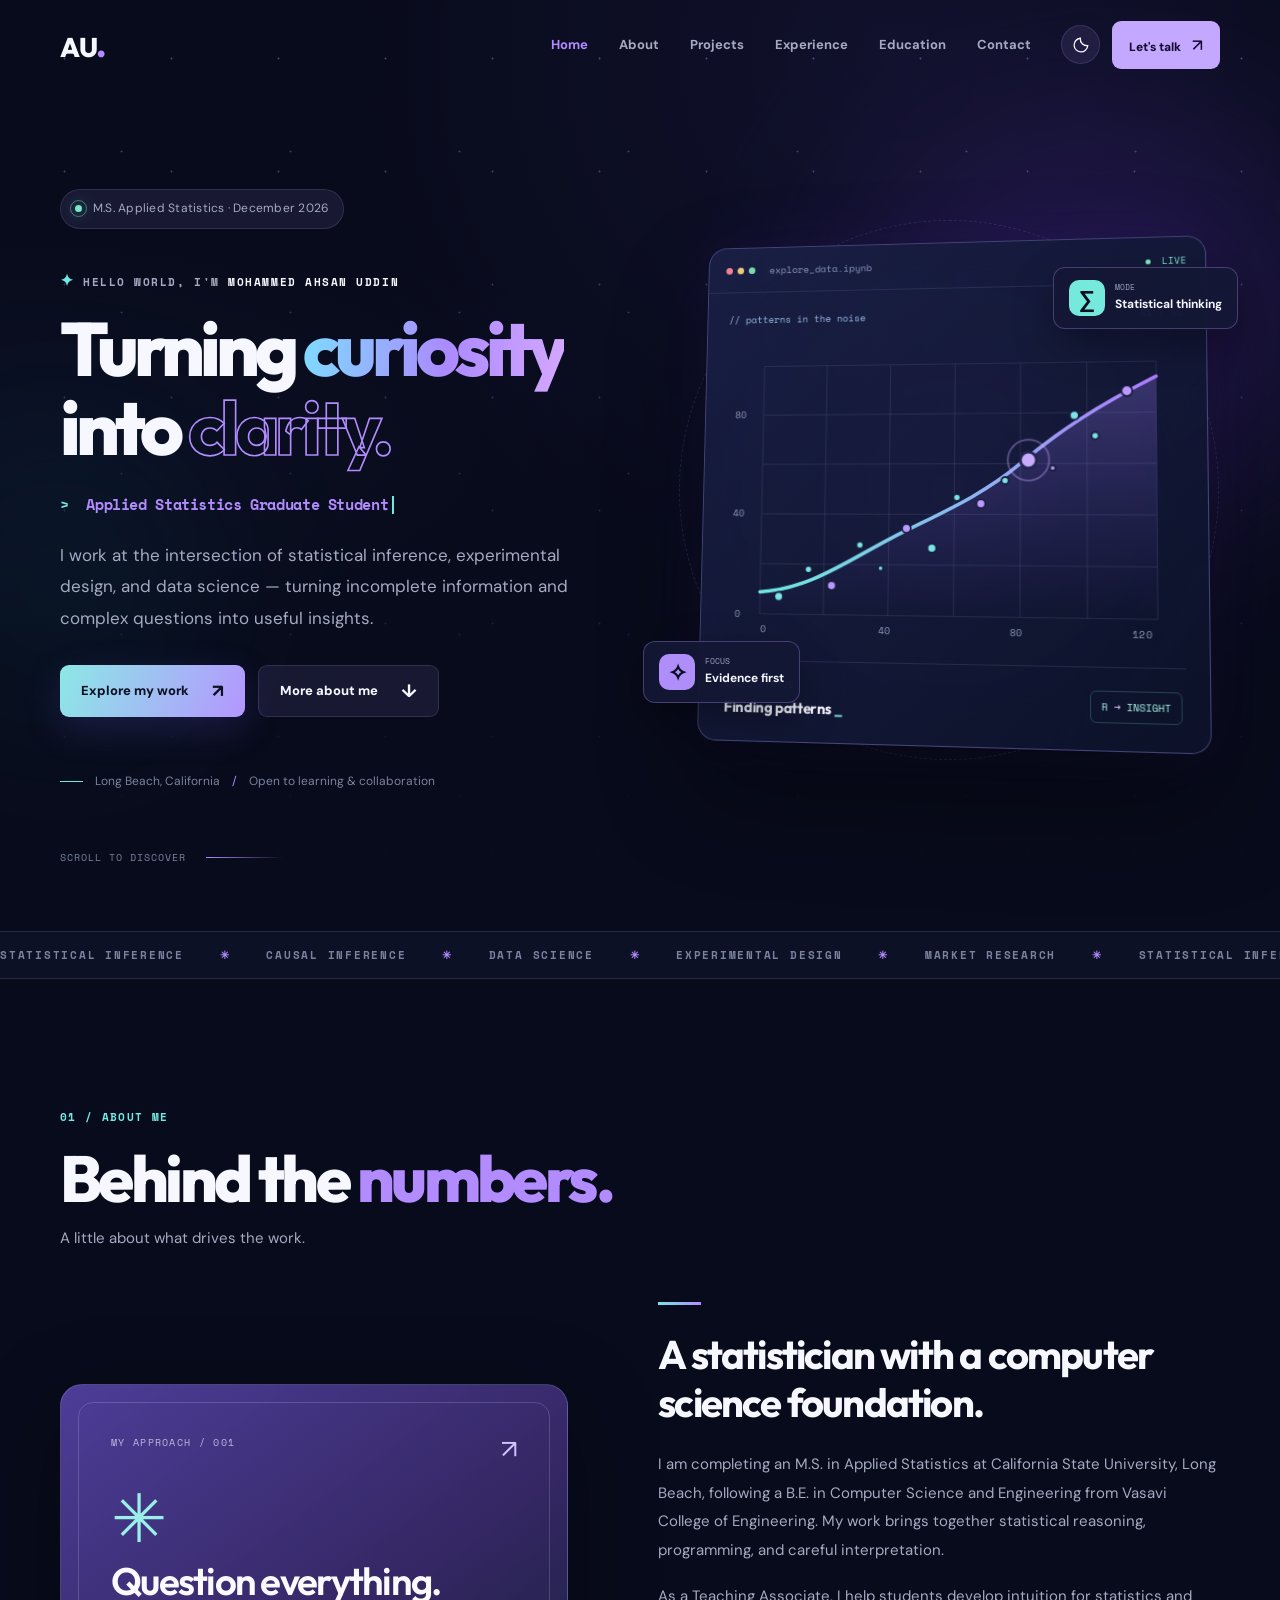
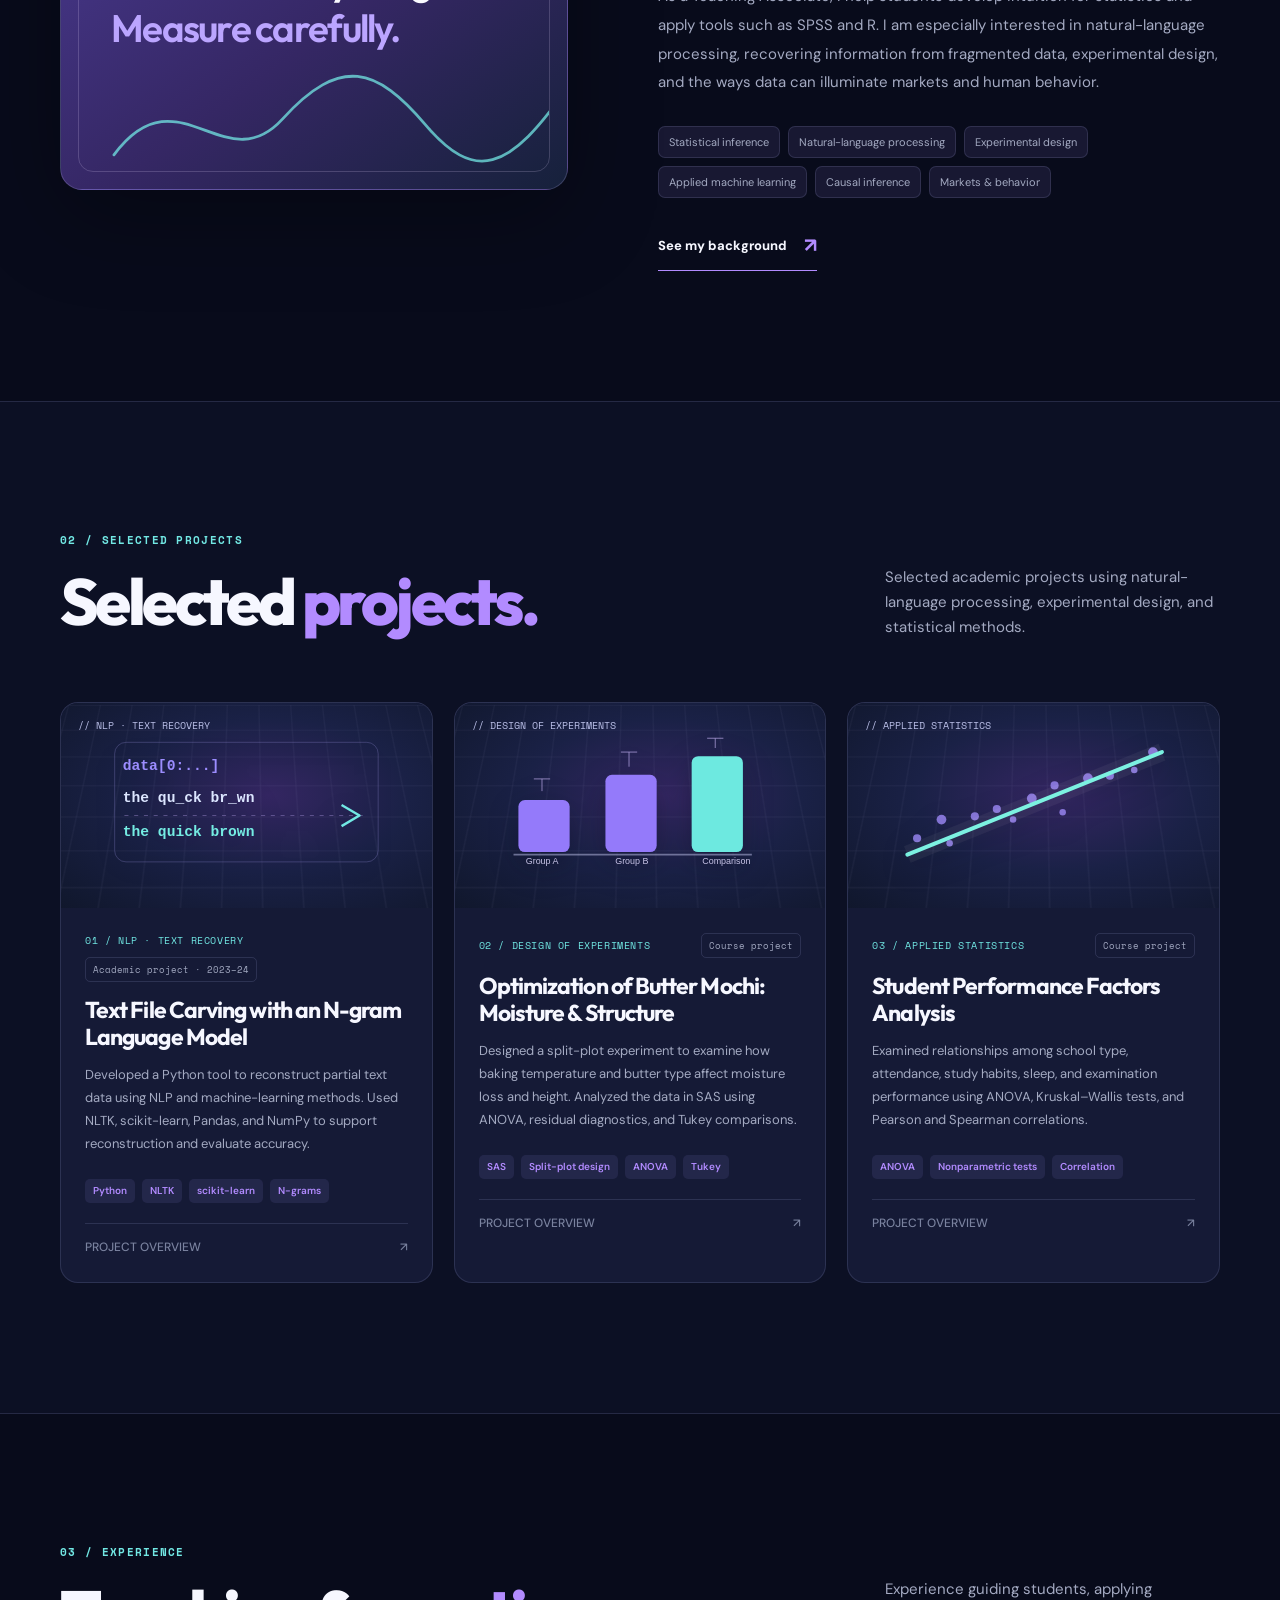
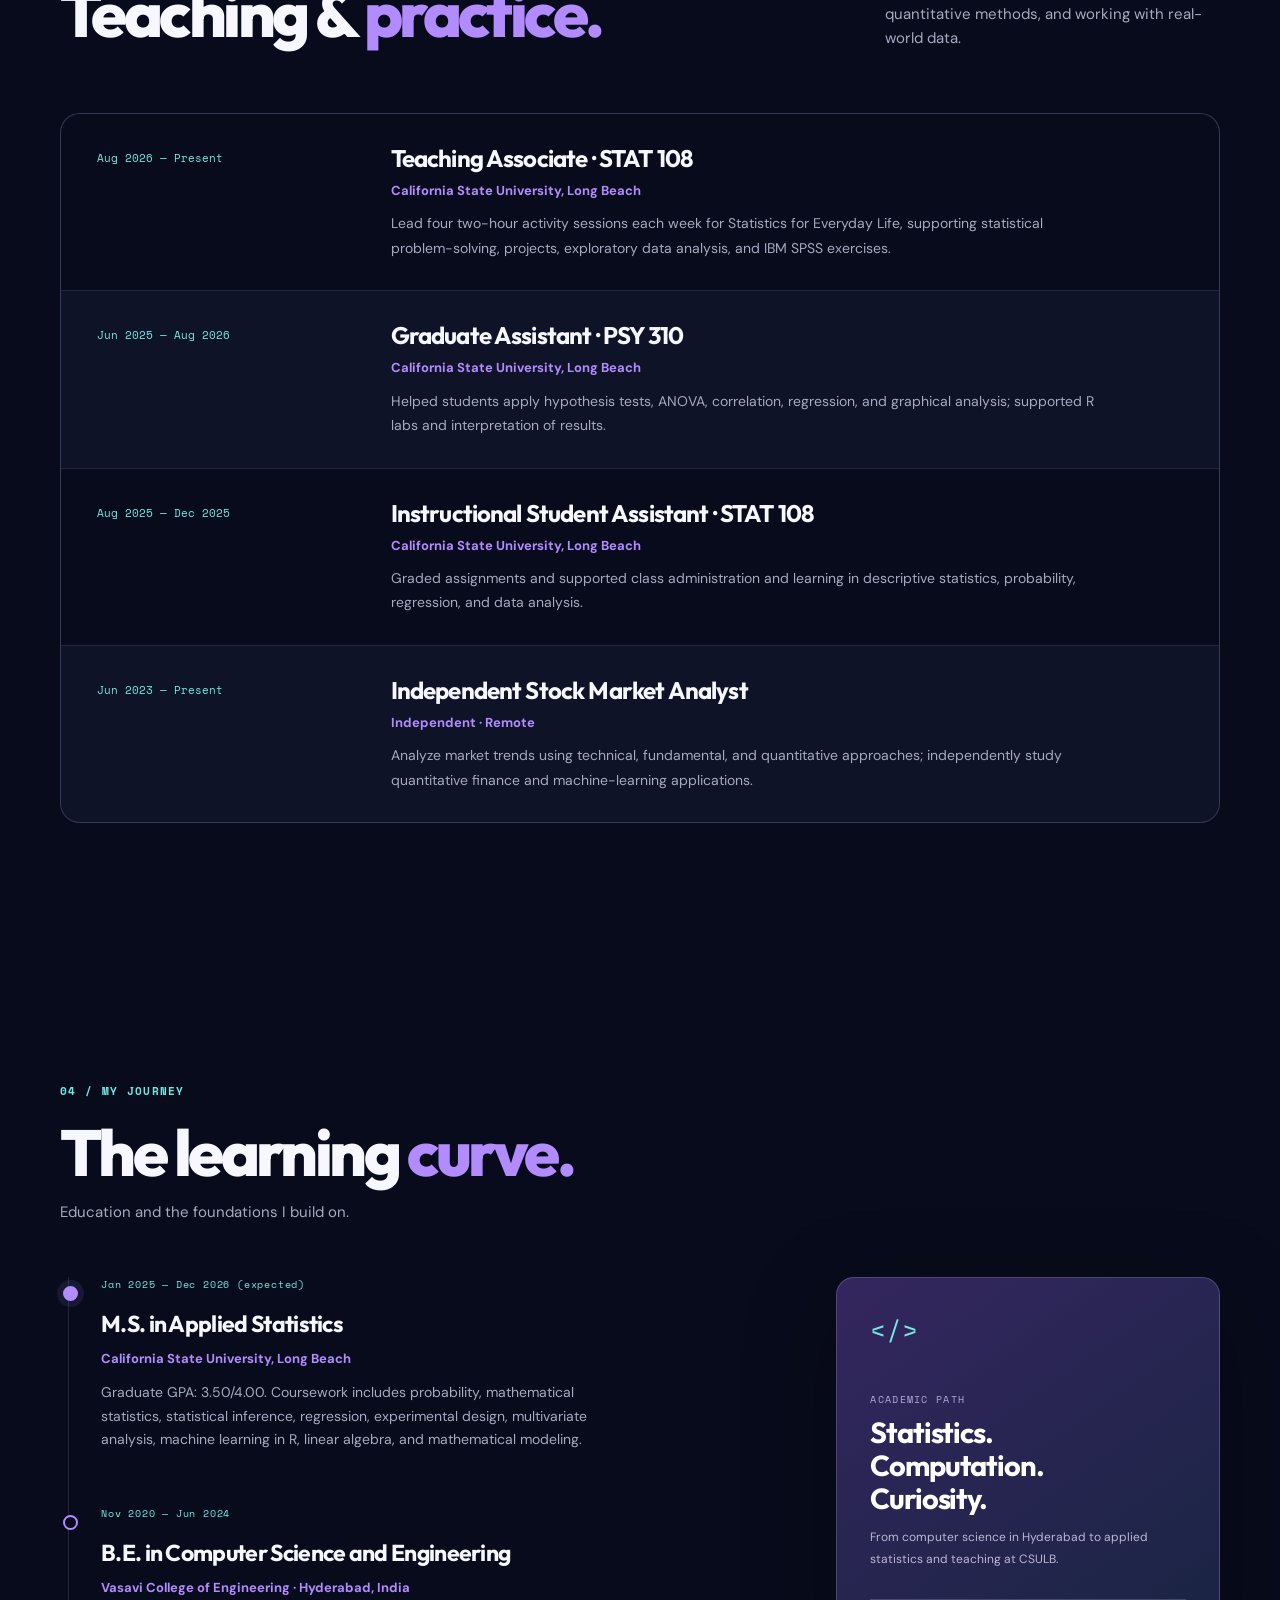
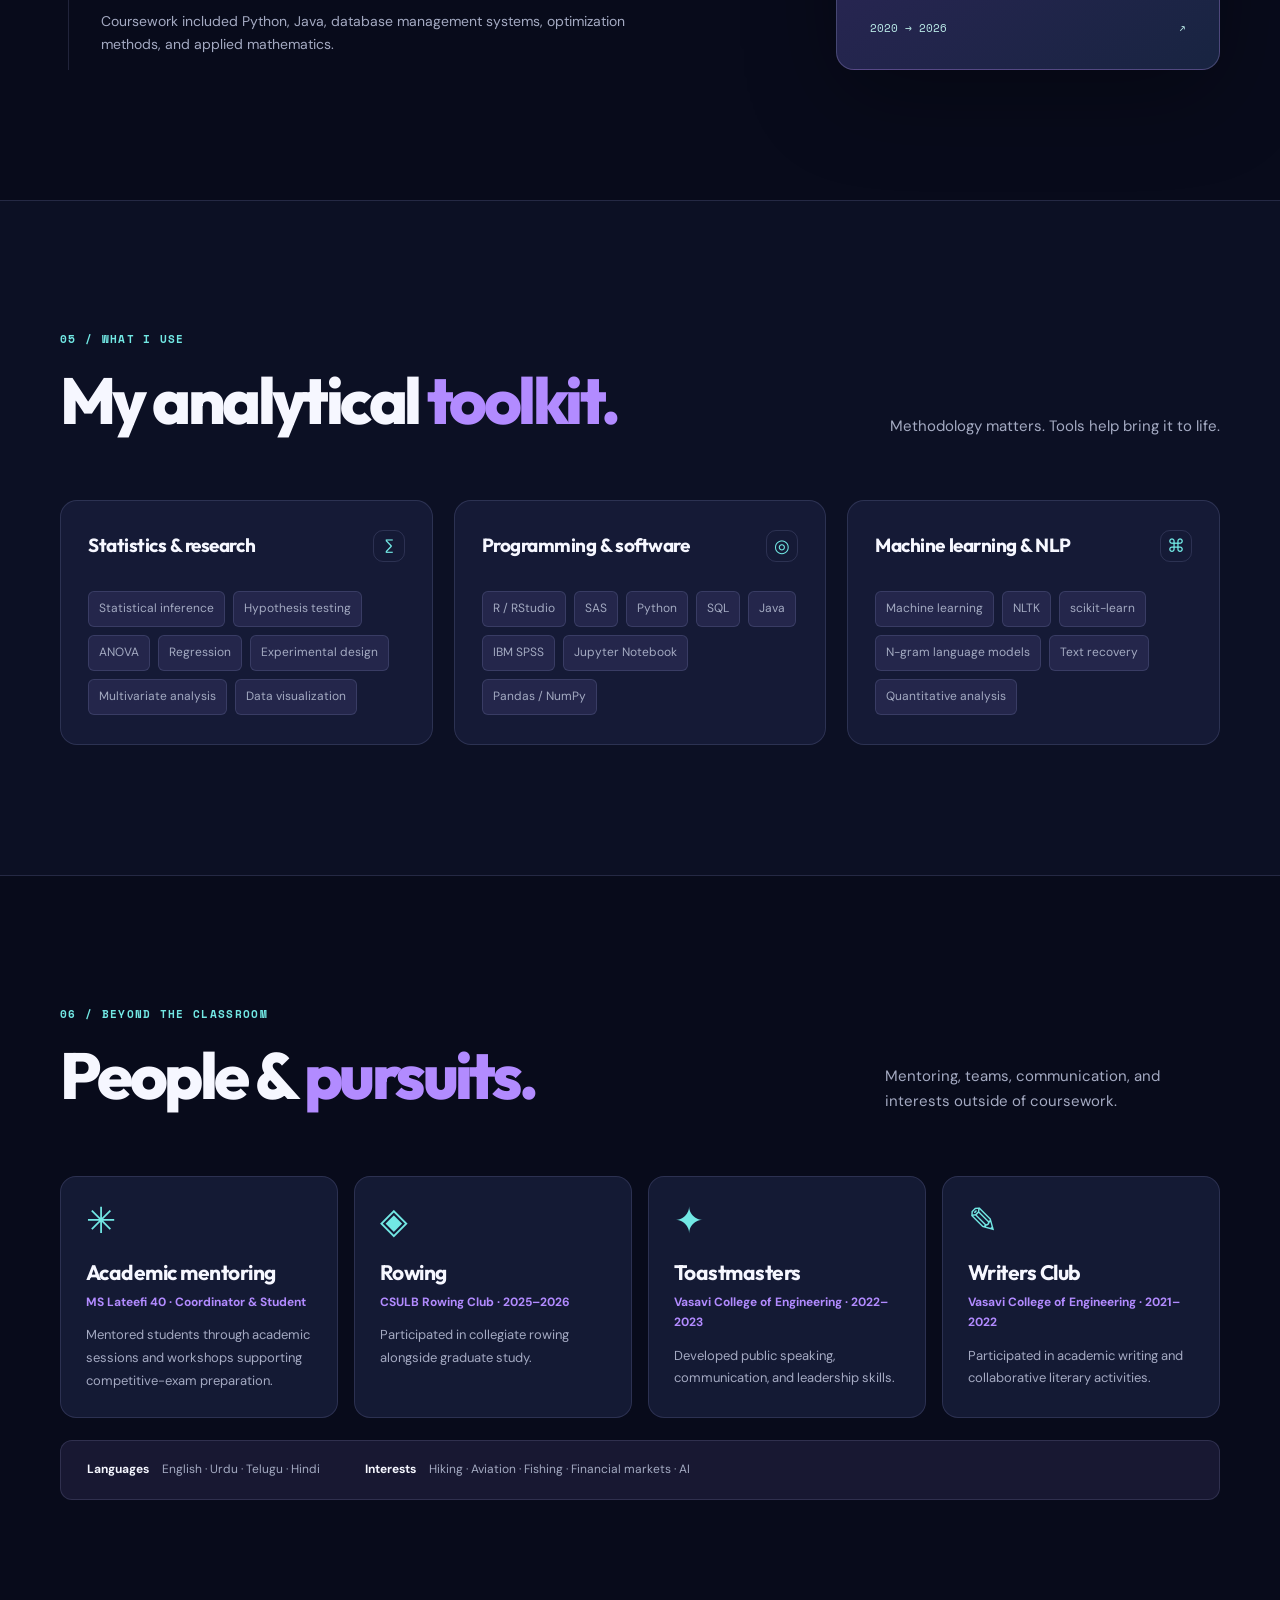
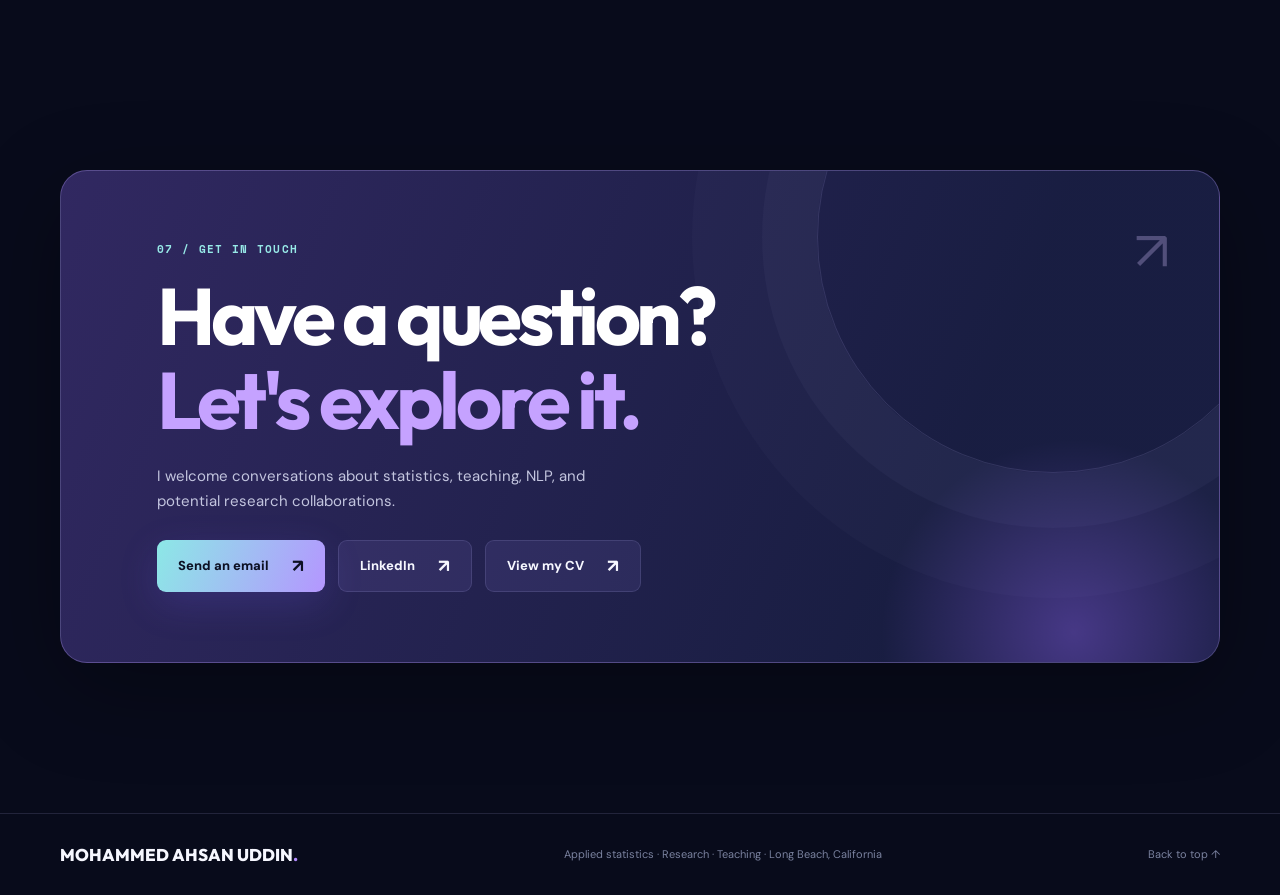
<file: index.html>
<!doctype html>
<html lang="en" data-theme="dark">
<head>
  <meta charset="utf-8">
  <meta name="viewport" content="width=device-width, initial-scale=1">
  <meta name="description" content="Mohammed Ahsan Uddin — applied statistics graduate student, teaching associate, and researcher. Projects in NLP, experimental design, and applied statistics.">
  <meta name="theme-color" content="#080b1b">
  <meta property="og:type" content="website">
  <meta property="og:title" content="Mohammed Ahsan Uddin · Applied Statistics">
  <meta property="og:description" content="Statistics, research, and teaching — Mohammed Ahsan Uddin.">
  <link rel="icon" type="image/svg+xml" href="assets/favicon.svg">
  <link rel="preconnect" href="https://fonts.googleapis.com">
  <link rel="preconnect" href="https://fonts.gstatic.com" crossorigin>
  <link href="https://fonts.googleapis.com/css2?family=DM+Sans:wght@400;500;600;700&family=Outfit:wght@300;400;500;600;700;800;900&family=Space+Mono:wght@400;700&display=swap" rel="stylesheet">
  <link rel="stylesheet" href="styles.css">
  <script defer src="config.js"></script>
  <script defer src="app.js"></script>
  <title>Mohammed Ahsan Uddin | Statistics & Research</title>
</head>
<body>
  <a class="skip-link" href="#main">Skip to content</a>
  <div id="scroll-progress" aria-hidden="true"></div>
  <div class="page-ambient" aria-hidden="true"><div class="aurora aurora-a"></div><div class="aurora aurora-b"></div><div class="starfield"></div></div>
  <header class="header" id="top">
    <div class="container header-inner">
      <a href="#top" class="logo" aria-label="Go to homepage"><span class="logo-symbol" id="logo-initials">AU</span><span class="logo-period">.</span></a>
      <nav id="site-navigation" class="navigation" aria-label="Main navigation">
        <a href="#home" class="nav-link">Home</a>
        <a href="#about" class="nav-link">About</a>
        <a href="#work" class="nav-link">Projects</a>
        <a href="#experience" class="nav-link">Experience</a>
        <a href="#education" class="nav-link">Education</a>
        <a href="#contact" class="nav-link">Contact</a>
      </nav>
      <div class="header-actions">
        <button class="theme-switch" id="theme-switch" type="button" aria-label="Switch color theme" title="Switch color theme">
          <svg viewBox="0 0 24 24" class="moon" aria-hidden="true"><path d="M21 12.9A9 9 0 0 1 11.1 3a9.1 9.1 0 1 0 9.9 9.9Z"/></svg>
          <svg viewBox="0 0 24 24" class="sun" aria-hidden="true"><circle cx="12" cy="12" r="4"/><path d="M12 2v2m0 16v2M4.93 4.93l1.41 1.41m11.32 11.32 1.41 1.41M2 12h2m16 0h2M4.93 19.07l1.41-1.41m11.32-11.32 1.41-1.41"/></svg>
        </button>
        <a href="#contact" class="nav-contact">Let's talk <span aria-hidden="true">↗</span></a>
        <button id="menu-toggle" class="menu-toggle" type="button" aria-label="Open navigation" aria-controls="site-navigation" aria-expanded="false"><span></span><span></span></button>
      </div>
    </div>
  </header>

  <main id="main">
    <section id="home" class="hero container">
      <div class="hero-content fade-up">
        <div class="availability"><span class="pulse-dot"></span><span id="hero-status">M.S. Applied Statistics · December 2026</span></div>
        <p class="hero-eyebrow"><span aria-hidden="true">✦</span> HELLO WORLD, I'M <span id="hero-name">MOHAMMED AHSAN UDDIN</span></p>
        <h1>Turning <span class="ink-gradient">curiosity</span><br>into <span class="outlined-word">clarity.</span></h1>
        <p class="dynamic-role"><span class="prompt-mark">&gt;</span> <span id="rotating-role">Applied Statistics Graduate Student</span><span class="typing-caret" aria-hidden="true"></span></p>
        <p class="hero-desc" id="hero-description">I use statistics, curiosity, and careful research to explore how the world works — from markets and behavior to data-driven decisions.</p>
        <div class="hero-cta"><a class="button button-primary" href="#work">Explore my work <span>↗</span></a><a class="button button-ghost" href="#about">More about me <span>↓</span></a></div>
        <div class="hero-footnote"><span class="vertical-bar"></span><span id="hero-location">California, United States</span><span class="footnote-divider">/</span><span>Open to learning & collaboration</span></div>
      </div>
      <div class="hero-art fade-up" aria-label="Decorative animated visualization of data points and analysis">
        <div class="art-glow" aria-hidden="true"></div>
        <div class="orbit orbit-outer" aria-hidden="true"></div><div class="orbit orbit-inner" aria-hidden="true"></div>
        <div class="art-frame">
          <div class="art-header"><div class="window-lights"><i></i><i></i><i></i></div><span>explore_data.ipynb</span><span class="art-status"><span></span> LIVE</span></div>
          <div class="art-body">
            <div class="art-topline"><span>// patterns in the noise</span><span>01 / 03</span></div>
            <svg class="data-svg" viewBox="0 0 520 360" role="img" aria-label="Illustrative scatter plot with a positive trend">
              <defs><linearGradient id="lineColor" x1="0" y1="1" x2="1" y2="0"><stop stop-color="#6de9e0"/><stop offset="1" stop-color="#ae7dff"/></linearGradient><linearGradient id="lineArea" x1="0" x2="0" y1="0" y2="1"><stop stop-color="#9b81fb" stop-opacity=".28"/><stop offset="1" stop-color="#7b56f1" stop-opacity="0"/></linearGradient></defs>
              <g class="plot-grid"><path d="M44 32H490M44 89H490M44 146H490M44 203H490M44 260H490M44 317H490"/><path d="M44 32V317M118 32V317M192 32V317M266 32V317M340 32V317M414 32V317M490 32V317"/></g>
              <g class="plot-axes"><text x="15" y="321">0</text><text x="10" y="206">40</text><text x="10" y="92">80</text><text x="45" y="338">0</text><text x="181" y="338">40</text><text x="329" y="338">80</text><text x="463" y="338">120</text></g>
              <path class="data-area" d="M44 292C100 289 145 256 195 230S295 184 340 146S427 81 490 49L490 317H44Z"/>
              <path class="data-line" d="M44 292C100 289 145 256 195 230S295 184 340 146S427 81 490 49"/>
              <g class="data-dots"><circle cx="66" cy="297" r="5"/><circle cx="100" cy="266" r="4"/><circle cx="127" cy="284" r="5"/><circle cx="159" cy="238" r="4"/><circle cx="183" cy="264" r="3"/><circle cx="212" cy="219" r="5"/><circle cx="241" cy="241" r="5"/><circle cx="269" cy="184" r="4"/><circle cx="296" cy="191" r="5"/><circle cx="323" cy="165" r="4"/><circle cx="349" cy="142" r="6"/><circle cx="376" cy="151" r="3"/><circle cx="400" cy="92" r="5"/><circle cx="423" cy="115" r="4"/><circle cx="458" cy="65" r="6"/></g>
              <circle class="data-target-halo" cx="349" cy="142" r="23"/><circle class="data-target" cx="349" cy="142" r="9"/>
            </svg>
            <div class="art-footer"><div class="art-stat"><small>MODEL STATUS</small><strong>Finding patterns <span class="blink">_</span></strong></div><div class="code-tag">R <span>→</span> INSIGHT</div></div>
          </div>
        </div>
        <div class="float-card float-card-a"><span class="float-icon">∑</span><span><small>MODE</small><b>Statistical thinking</b></span></div>
        <div class="float-card float-card-b"><span class="float-icon icon-purple">✧</span><span><small>FOCUS</small><b>Evidence first</b></span></div>
      </div>
      <div class="scroll-discover"><span>SCROLL TO DISCOVER</span><span class="down-line"></span></div>
    </section>

    <div class="marquee-band" aria-label="Research interests"><div class="marquee-track" aria-hidden="true">STATISTICAL INFERENCE <span>✳</span> CAUSAL INFERENCE <span>✳</span> DATA SCIENCE <span>✳</span> EXPERIMENTAL DESIGN <span>✳</span> MARKET RESEARCH <span>✳</span> STATISTICAL INFERENCE <span>✳</span> CAUSAL INFERENCE <span>✳</span> DATA SCIENCE <span>✳</span> EXPERIMENTAL DESIGN <span>✳</span> MARKET RESEARCH <span>✳</span></div></div>

    <section id="about" class="section container">
      <div class="section-header fade-up"><span class="section-number">01 / ABOUT ME</span><h2>Behind the <em>numbers.</em></h2><p>A little about what drives the work.</p></div>
      <div class="about-grid">
        <div class="about-feature fade-up"><div class="about-feature-inner"><div class="mini-label">MY APPROACH / 001</div><div class="about-icon">✳</div><p>Question everything.<br><span>Measure carefully.</span></p><div class="squiggle" aria-hidden="true"><svg viewBox="0 0 340 90"><path d="M5 70C51 8 85 90 127 44S195 7 230 48S290 85 335 18"/></svg></div><span class="feature-corner">↗</span></div></div>
        <div class="about-description fade-up"><div class="short-line"></div><h3 id="about-title">Curious by nature. Statistical by training.</h3><p id="about-one">I’m completing an M.S. in Applied Statistics, where I’ve built a foundation in statistical inference, regression, experimental design, multivariate analysis, and probability.</p><p id="about-two">My research interests sit at the intersection of data, human behavior, and markets.</p><div class="interest-pills" id="interest-pills"></div><a class="text-link" href="#education">See my background <span>↗</span></a></div>
      </div>
    </section>

    <section id="work" class="section work-section"><div class="container">
      <div class="section-header split-heading fade-up"><div><span class="section-number">02 / SELECTED PROJECTS</span><h2>Selected <em>projects.</em></h2></div><p>Selected academic projects using natural-language processing, experimental design, and statistical methods.</p></div>
      <div class="work-grid" id="work-grid"></div>
    </div></section>


    <section id="experience" class="section container experience-section">
      <div class="section-header split-heading fade-up"><div><span class="section-number">03 / EXPERIENCE</span><h2>Teaching &amp; <em>practice.</em></h2></div><p>Experience guiding students, applying quantitative methods, and working with real-world data.</p></div>
      <div class="experience-timeline" id="experience-timeline"></div>
    </section>

    <section id="education" class="section container"><div class="section-header fade-up"><span class="section-number">04 / MY JOURNEY</span><h2>The learning <em>curve.</em></h2><p>Education and the foundations I build on.</p></div><div class="education-layout"><div class="education-timeline" id="education-timeline"></div><div class="education-aside fade-up"><span class="aside-icon">&lt;/&gt;</span><span class="mini-label">ACADEMIC PATH</span><h3>Statistics.<br>Computation.<br>Curiosity.</h3><p>From computer science in Hyderabad to applied statistics and teaching at CSULB.</p><div class="aside-bottom"><span>2020 → 2026</span><span>↗</span></div></div></div></section>

    <section id="skills" class="section skills-section"><div class="container"><div class="section-header split-heading fade-up"><div><span class="section-number">05 / WHAT I USE</span><h2>My analytical <em>toolkit.</em></h2></div><p>Methodology matters. Tools help bring it to life.</p></div><div class="skill-grid" id="skill-grid"></div></div></section>


    <section id="community" class="section container community-section">
      <div class="section-header split-heading fade-up"><div><span class="section-number">06 / BEYOND THE CLASSROOM</span><h2>People &amp; <em>pursuits.</em></h2></div><p>Mentoring, teams, communication, and interests outside of coursework.</p></div>
      <div class="community-grid" id="community-grid"></div>
      <div class="community-extras fade-up"><p><strong>Languages</strong> <span id="language-list"></span></p><p><strong>Interests</strong> <span id="personal-interests"></span></p></div>
    </section>

    <section id="contact" class="section container contact-section"><div class="contact-glass fade-up"><div class="contact-orb" aria-hidden="true"></div><span class="section-number">07 / GET IN TOUCH</span><h2>Have a question?<br><em>Let's explore it.</em></h2><p>I welcome conversations about statistics, teaching, NLP, and potential research collaborations.</p><div class="contact-buttons" id="contact-buttons"><a class="button button-primary" href="#top">Back to top <span>↑</span></a></div><p id="contact-hint" class="contact-hint">Add your email or social links in config.js to enable contact buttons.</p><span class="contact-deco" aria-hidden="true">↗</span></div></section>
  </main>

  <footer class="footer"><div class="container footer-inner"><a href="#top" class="footer-logo" id="footer-logo">MOHAMMED AHSAN UDDIN<span>.</span></a><span id="footer-note">Made with curiosity, code, and a little statistical intuition.</span><a href="#top">Back to top ↑</a></div></footer>
</body>
</html>
</file>
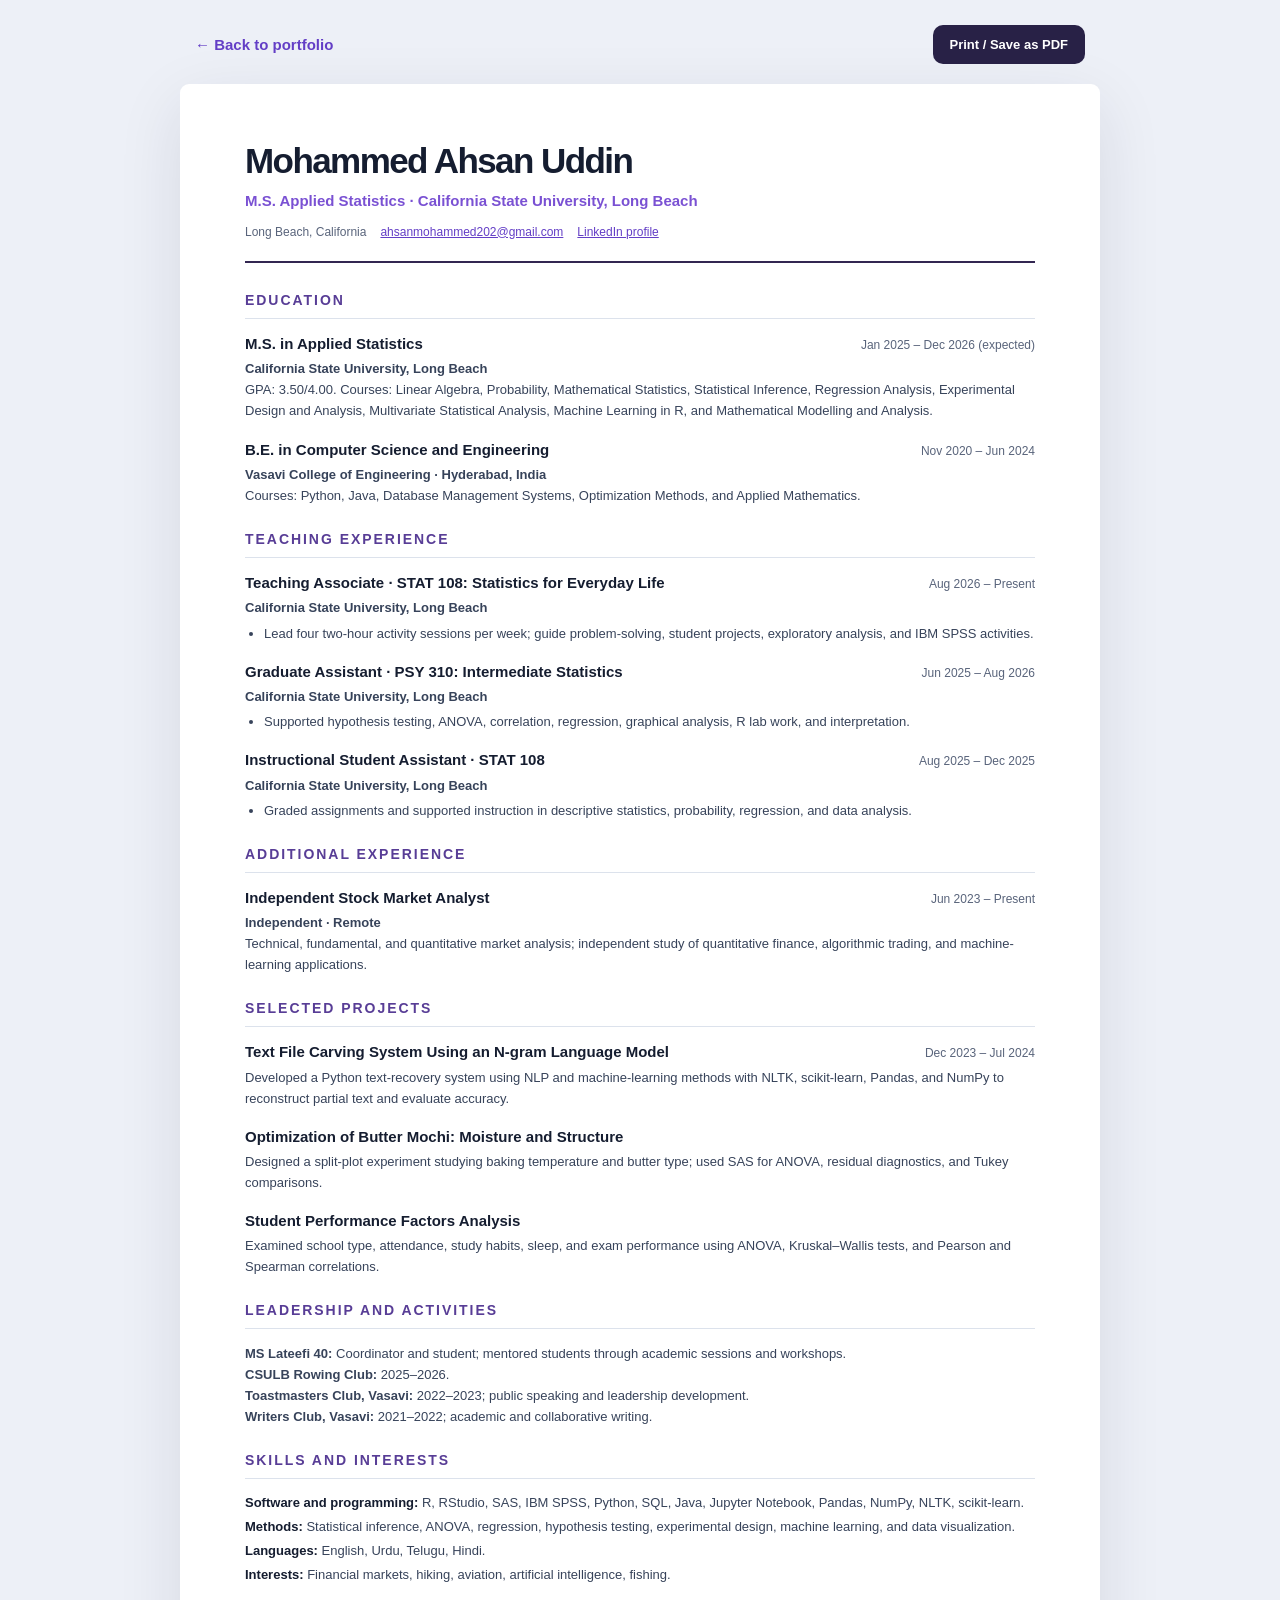
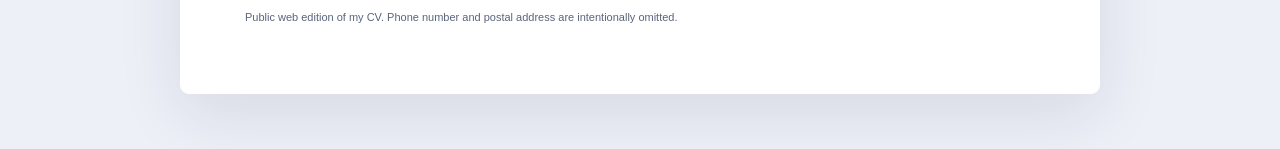
<file: cv.html>
<!doctype html>
<html lang="en">
<head>
  <meta charset="utf-8">
  <meta name="viewport" content="width=device-width, initial-scale=1">
  <meta name="description" content="Academic curriculum vitae of Mohammed Ahsan Uddin — Applied Statistics at California State University, Long Beach.">
  <title>Academic CV | Mohammed Ahsan Uddin</title>
  <link rel="icon" type="image/svg+xml" href="assets/favicon.svg">
  <style>
    :root { --ink:#151d30; --quiet:#59647b; --accent:#7a51d3; --line:#dce2ec; }
    * {box-sizing:border-box;} body { margin:0; font: 15px/1.55 Arial,Helvetica,sans-serif; background:#edf0f7; color:var(--ink); }
    a {color:#633ec6;} a:focus-visible,button:focus-visible {outline:3px solid #744de5;outline-offset:3px;}
    .toolbar {max-width:920px;margin:25px auto 0;display:flex;align-items:center;justify-content:space-between;gap:15px;padding:0 15px;}
    .back {font-weight:700;text-decoration:none;} button {background:#282146;border:0;border-radius:10px;color:#fff;padding:12px 17px;font-size:13px;cursor:pointer;font-weight:700;}
    main {max-width:920px;margin:20px auto 55px;padding:57px 65px;background:#fff;box-shadow:0 20px 65px #18213a1b;border-radius:9px;}
    h1,h2,h3,p {margin-top:0;} header {border-bottom:2px solid #332651;padding-bottom:20px;margin-bottom:27px;} header h1 {letter-spacing:-.045em;font-size:35px;line-height:1.15;margin:0 0 8px;}
    .subtitle {color:var(--accent);font-size:15px;font-weight:700;margin:0 0 10px;} .contact {font-size:12px;color:var(--quiet);display:flex;gap:14px;flex-wrap:wrap;}
    section {margin-top:23px;} h2 {font-size:14px;text-transform:uppercase;letter-spacing:.14em;color:#583d96;border-bottom:1px solid var(--line);padding-bottom:6px;margin-bottom:14px;}
    .item {margin:0 0 17px;break-inside:avoid;} .item:last-child{margin-bottom:0;} .item-head {display:flex;justify-content:space-between;align-items:baseline;gap:20px;margin:0 0 4px;} .item-head h3 {font-size:15px;line-height:1.4;margin:0;font-weight:750;} .date {font-size:12px;color:var(--quiet);white-space:nowrap;} .where {color:#6545ad;font-weight:700;font-size:13px;margin:0 0 4px;} .item p,.item li {font-size:13px;line-height:1.62;color:#37435a;margin:0;} ul {padding-left:19px;margin:4px 0;} li {margin:2px 0 !important;} .skills p {margin:4px 0;font-size:13px;color:#37435a;} .skills strong {color:var(--ink);}
    .note {color:var(--quiet);font-size:11px;margin-top:24px;}
    @media(max-width:650px) { .toolbar{margin-top:10px;} main {padding:27px 23px;margin:12px auto;border-radius:0;} header h1{font-size:27px;} .item-head {display:block;} .date {display:block;margin:3px 0 0;} }
    @media print { @page {size:letter;margin:.55in;} html,body {background:#fff!important;} .toolbar{display:none!important;} main{max-width:none;margin:0;padding:0;box-shadow:none;border:0;} section {margin-top:17px;} h1{font-size:28px!important;} header{margin-bottom:18px;} .item{margin-bottom:10px;} .item p,.item li,.skills p {font-size:11px;} h2 {font-size:12px;} .note{display:none;} }
  </style>
</head>
<body>
  <div class="toolbar"><a class="back" href="index.html">← Back to portfolio</a><button type="button" onclick="window.print()">Print / Save as PDF</button></div>
  <main>
    <header>
      <h1>Mohammed Ahsan Uddin</h1>
      <p class="subtitle">M.S. Applied Statistics · California State University, Long Beach</p>
      <div class="contact"><span>Long Beach, California</span><a href="mailto:ahsanmohammed202@gmail.com">ahsanmohammed202@gmail.com</a><a href="https://www.linkedin.com/in/ahsan-mohammed-22a386398/" target="_blank" rel="noopener noreferrer">LinkedIn profile</a></div>
    </header>
    <section><h2>Education</h2>
      <div class="item"><div class="item-head"><h3>M.S. in Applied Statistics</h3><span class="date">Jan 2025 – Dec 2026 (expected)</span></div><p class="where">California State University, Long Beach</p><p>GPA: 3.50/4.00. Courses: Linear Algebra, Probability, Mathematical Statistics, Statistical Inference, Regression Analysis, Experimental Design and Analysis, Multivariate Statistical Analysis, Machine Learning in R, and Mathematical Modelling and Analysis.</p></div>
      <div class="item"><div class="item-head"><h3>B.E. in Computer Science and Engineering</h3><span class="date">Nov 2020 – Jun 2024</span></div><p class="where">Vasavi College of Engineering · Hyderabad, India</p><p>Courses: Python, Java, Database Management Systems, Optimization Methods, and Applied Mathematics.</p></div>
    </section>
    <section><h2>Teaching experience</h2>
      <div class="item"><div class="item-head"><h3>Teaching Associate · STAT 108: Statistics for Everyday Life</h3><span class="date">Aug 2026 – Present</span></div><p class="where">California State University, Long Beach</p><ul><li>Lead four two-hour activity sessions per week; guide problem-solving, student projects, exploratory analysis, and IBM SPSS activities.</li></ul></div>
      <div class="item"><div class="item-head"><h3>Graduate Assistant · PSY 310: Intermediate Statistics</h3><span class="date">Jun 2025 – Aug 2026</span></div><p class="where">California State University, Long Beach</p><ul><li>Supported hypothesis testing, ANOVA, correlation, regression, graphical analysis, R lab work, and interpretation.</li></ul></div>
      <div class="item"><div class="item-head"><h3>Instructional Student Assistant · STAT 108</h3><span class="date">Aug 2025 – Dec 2025</span></div><p class="where">California State University, Long Beach</p><ul><li>Graded assignments and supported instruction in descriptive statistics, probability, regression, and data analysis.</li></ul></div>
    </section>
    <section><h2>Additional experience</h2>
      <div class="item"><div class="item-head"><h3>Independent Stock Market Analyst</h3><span class="date">Jun 2023 – Present</span></div><p class="where">Independent · Remote</p><p>Technical, fundamental, and quantitative market analysis; independent study of quantitative finance, algorithmic trading, and machine-learning applications.</p></div>
    </section>
    <section><h2>Selected projects</h2>
      <div class="item"><div class="item-head"><h3>Text File Carving System Using an N-gram Language Model</h3><span class="date">Dec 2023 – Jul 2024</span></div><p>Developed a Python text-recovery system using NLP and machine-learning methods with NLTK, scikit-learn, Pandas, and NumPy to reconstruct partial text and evaluate accuracy.</p></div>
      <div class="item"><div class="item-head"><h3>Optimization of Butter Mochi: Moisture and Structure</h3></div><p>Designed a split-plot experiment studying baking temperature and butter type; used SAS for ANOVA, residual diagnostics, and Tukey comparisons.</p></div>
      <div class="item"><div class="item-head"><h3>Student Performance Factors Analysis</h3></div><p>Examined school type, attendance, study habits, sleep, and exam performance using ANOVA, Kruskal–Wallis tests, and Pearson and Spearman correlations.</p></div>
    </section>
    <section><h2>Leadership and activities</h2>
      <div class="item"><p><strong>MS Lateefi 40:</strong> Coordinator and student; mentored students through academic sessions and workshops.</p><p><strong>CSULB Rowing Club:</strong> 2025–2026.</p><p><strong>Toastmasters Club, Vasavi:</strong> 2022–2023; public speaking and leadership development.</p><p><strong>Writers Club, Vasavi:</strong> 2021–2022; academic and collaborative writing.</p></div>
    </section>
    <section class="skills"><h2>Skills and interests</h2>
      <p><strong>Software and programming:</strong> R, RStudio, SAS, IBM SPSS, Python, SQL, Java, Jupyter Notebook, Pandas, NumPy, NLTK, scikit-learn.</p>
      <p><strong>Methods:</strong> Statistical inference, ANOVA, regression, hypothesis testing, experimental design, machine learning, and data visualization.</p>
      <p><strong>Languages:</strong> English, Urdu, Telugu, Hindi.</p>
      <p><strong>Interests:</strong> Financial markets, hiking, aviation, artificial intelligence, fishing.</p>
    </section>
    <p class="note">Public web edition of my CV. Phone number and postal address are intentionally omitted.</p>
  </main>
</body>
</html>
</file>
<file: styles.css>
/* ==========================================================
   STYLE FILE — the easiest colors to customize are here.
   Change these values and refresh the browser.
   ========================================================== */
:root {
  color-scheme: dark;
  --bg: #080b1b;
  --bg-raised: #10152c;
  --bg-soft: #0e1327;
  --card: rgba(24, 30, 59, .82);
  --text: #f6f7ff;
  --muted: #a4aac2;
  --subtle: #7a829f;
  --line: rgba(190, 192, 255, .14);
  --purple: #b28bff;
  --purple-deep: #8062fd;
  --cyan: #72e8e4;
  --chip: rgba(164, 148, 255, .1);
  --shadow: 0 26px 92px rgba(0, 0, 0, .30);
}
:root[data-theme="light"] {
  color-scheme: light;
  --bg: #f7f7ff;
  --bg-raised: #ffffff;
  --bg-soft: #eff0fc;
  --card: rgba(255, 255, 255, .85);
  --text: #161a35;
  --muted: #4e5875;
  --subtle: #6c7893;
  --line: rgba(55, 61, 122, .16);
  --purple: #7045d3;
  --purple-deep: #6c48da;
  --cyan: #008c9e;
  --chip: rgba(105, 78, 184, .10);
  --shadow: 0 22px 80px rgba(71, 72, 138, .14);
}
* { box-sizing: border-box; }
html { scroll-behavior: smooth; scroll-padding-top: 115px; }
body { margin: 0; background: var(--bg); color: var(--text); font-family: 'DM Sans', Arial, sans-serif; font-size: 16px; line-height: 1.65; overflow-x: hidden; }
::selection { background: var(--purple); color: #090d1c; }
a { color: inherit; text-decoration: none; }
button { font: inherit; }
button, a { -webkit-tap-highlight-color: transparent; }
button:focus-visible, a:focus-visible { outline: 3px solid var(--cyan); outline-offset: 4px; }
.container { width: min(1160px, calc(100% - 64px)); margin-inline: auto; }
.skip-link { position: fixed; top: -80px; left: 18px; z-index: 100; padding: 12px 20px; background: #fff; color: #111; border-radius: 10px; }
.skip-link:focus { top: 14px; }
#scroll-progress { position: fixed; inset: 0 auto auto 0; height: 3px; width: 0; background: linear-gradient(90deg, var(--cyan), var(--purple)); z-index: 110; }
.page-ambient { position: absolute; inset: 0 0 auto; height: 950px; overflow: hidden; pointer-events: none; z-index: 0; }
.page-ambient::before { content: ''; position: absolute; inset: 0; opacity: .45; background: radial-gradient(ellipse at 70% 6%, rgba(111, 83, 218, .20), transparent 46%), radial-gradient(ellipse at 1% 46%, rgba(71, 96, 181, .12), transparent 34%); }
.aurora { position: absolute; border-radius: 100%; filter: blur(95px); opacity: .3; }
.aurora-a { width: 480px; height: 420px; background: #502c9d; top: 110px; right: -60px; }
.aurora-b { width: 260px; height: 260px; background: #0a6976; top: 450px; left: -70px; opacity: .14; }
.starfield { position: absolute; inset: 0; opacity: .38; background-image: radial-gradient(#a5aaff 0.75px, transparent 1.25px), radial-gradient(#a5aaff 0.75px, transparent 1.25px); background-size: 107px 113px, 169px 161px; background-position: 11px 2px, 37px 71px; mask-image: linear-gradient(#000, transparent 96%); }
:root[data-theme="light"] .page-ambient { opacity: .4; }
.header { position: sticky; top: 0; z-index: 50; border-bottom: 1px solid transparent; transition: background .25s, border-color .25s; }
.header.scrolled { background: color-mix(in srgb, var(--bg) 87%, transparent); backdrop-filter: blur(20px); border-color: var(--line); }
.header-inner { min-height: 90px; display: flex; align-items: center; justify-content: space-between; gap: 30px; }
.logo { display: inline-flex; align-items: baseline; font-family: 'Outfit', sans-serif; font-size: 27px; letter-spacing: -.08em; font-weight: 800; line-height: 1; white-space: nowrap; }
.logo-symbol { letter-spacing: -.055em; }
.logo-period { font-size: 34px; color: var(--purple); }
.navigation { display: flex; gap: 31px; align-items: center; margin-left: auto; }
.nav-link { color: var(--muted); font-size: 13px; font-weight: 700; transition: color .2s; }
.nav-link:hover, .nav-link.active { color: var(--purple); }
.header-actions { display: flex; align-items: center; gap: 12px; }
.theme-switch { width: 39px; height: 39px; color: var(--text); border: 1px solid var(--line); background: var(--chip); border-radius: 50%; display: grid; place-items: center; cursor: pointer; transition: background .2s, transform .2s; }
.theme-switch:hover { transform: rotate(15deg); background: var(--card); }
.theme-switch svg { width: 18px; height: 18px; fill: none; stroke: currentColor; stroke-width: 1.7; stroke-linecap: round; }
.theme-switch .sun { display: none; }
:root[data-theme="light"] .theme-switch .sun { display: block; }
:root[data-theme="light"] .theme-switch .moon { display: none; }
.nav-contact { color: #130c2e; background: #c4a8ff; border-radius: 9px; font-weight: 800; font-size: 12px; padding: 10px 17px; transition: transform .2s, background .2s; white-space: nowrap; }
.nav-contact span { margin-left: 8px; font-size: 17px; font-weight: 500; }
.nav-contact:hover { transform: translateY(-2px); background: #dccbff; }
.menu-toggle { display: none; background: transparent; border: 1px solid var(--line); width: 42px; height: 42px; border-radius: 10px; cursor: pointer; align-items: center; justify-content: center; flex-direction: column; gap: 6px; }
.menu-toggle span { width: 20px; height: 2px; background: var(--text); border-radius: 5px; transition: transform .2s; }
.menu-toggle[aria-expanded="true"] span:first-child { transform: translateY(4px) rotate(45deg); }
.menu-toggle[aria-expanded="true"] span:last-child { transform: translateY(-4px) rotate(-45deg); }
/* HERO */
.hero { position: relative; display: grid; grid-template-columns: minmax(0, 1.02fr) minmax(0, .98fr); gap: 20px; align-items: center; padding-top: 98px; padding-bottom: 139px; min-height: 750px; }
.hero-content { position: relative; z-index: 2; }
.availability { display: inline-flex; align-items: center; gap: 11px; color: var(--muted); font-size: 12px; letter-spacing: .02em; border: 1px solid var(--line); padding: 9px 14px; background: var(--chip); border-radius: 99px; max-width: 100%; }
.pulse-dot { position: relative; flex-shrink: 0; background: #78eac6; width: 7px; height: 7px; border-radius: 50%; box-shadow: 0 0 15px rgba(104, 234, 196, .7); }
.pulse-dot::after { content: ''; position: absolute; inset: -5px; border-radius: 100%; border: 1px solid rgba(104,234,196,.45); animation: pulse 2.4s infinite; }
.hero-eyebrow { font-family: 'Space Mono', monospace; color: var(--muted); font-size: 11px; font-weight: 700; letter-spacing: .14em; margin: 38px 0 16px; }
.hero-eyebrow span:first-child { color: var(--cyan); font-size: 16px; }
.hero-eyebrow #hero-name { color: var(--text); }
h1,h2,h3,p { margin-top: 0; }
h1,h2,h3 { font-family: 'Outfit', Arial, sans-serif; }
h1 { font-size: clamp(56px, 5.9vw, 86px); letter-spacing: -.067em; line-height: 1.045; font-weight: 800; margin: 0 0 25px; }
.ink-gradient { background: linear-gradient(96deg, #7fdaff 2%, #ab8aff 55%, #d5a8ff); background-clip: text; -webkit-background-clip: text; color: transparent; }
.outlined-word { font-weight: 700; color: transparent; -webkit-text-stroke: 1.65px var(--purple); }
.dynamic-role { font-family: 'Space Mono', monospace; font-size: 15px; min-height: 29px; color: var(--purple); letter-spacing: -.025em; margin-bottom: 19px; font-weight: 700; }
.prompt-mark { color: var(--cyan); padding-right: 9px; }
.typing-caret { display: inline-block; width: 2px; height: 18px; background: var(--cyan); vertical-align: -.25em; margin-left: 4px; animation: blink 1s steps(1) infinite; }
.hero-desc { color: var(--muted); max-width: 525px; font-size: 17px; line-height: 1.85; margin-bottom: 31px; }
.hero-cta, .contact-buttons { display: flex; flex-wrap: wrap; gap: 13px; }
.button { display: inline-flex; justify-content: center; align-items: center; gap: 23px; font-size: 13px; font-weight: 800; padding: 14px 21px; border-radius: 9px; transition: transform .2s, box-shadow .2s, background .2s; }
.button:hover { transform: translateY(-3px); }
.button span { font-size: 18px; line-height: 1; }
.button-primary { color: #0c1023; background: linear-gradient(112deg, #8ce8e6, #b496ff); box-shadow: 0 12px 38px rgba(116, 93, 249, .18); }
.button-primary:hover { box-shadow: 0 14px 48px rgba(116, 93, 249, .30); }
.button-ghost { border: 1px solid var(--line); color: var(--text); background: var(--chip); }
.button-ghost:hover { background: var(--card); }
.hero-footnote { margin-top: 55px; display: flex; align-items: center; flex-wrap: wrap; gap: 12px; color: var(--subtle); font-size: 12px; }
.vertical-bar { width: 23px; height: 1px; background: var(--cyan); }
.footnote-divider { color: var(--purple); }
.hero-art { position: relative; width: 100%; height: 475px; display: flex; align-items: center; justify-content: center; margin-left: 8px; }
.art-glow { width: 380px; height: 380px; border-radius: 50%; position: absolute; background: radial-gradient(circle, rgba(126, 82, 232, .31), rgba(34, 55, 111, .06) 58%, transparent 74%); filter: blur(22px); }
.orbit { position: absolute; border: 1px dashed rgba(151, 135, 241, .18); border-radius: 50%; pointer-events: none; }
.orbit-outer { width: 540px; height: 540px; animation: rotate 85s linear infinite; }
.orbit-inner { width: 450px; height: 450px; border-color: rgba(140, 235, 235, .09); animation: rotate 55s linear infinite reverse; }
.art-frame { position: relative; z-index: 2; border: 1px solid rgba(162, 153, 252, .34); background: linear-gradient(135deg, rgba(26, 32, 70, .93), rgba(13, 18, 42, .96)); box-shadow: 0 45px 100px rgba(0,0,0,.42), 0 0 75px rgba(98,66,216,.12); backdrop-filter: blur(15px); border-radius: 19px; width: min(100%, 508px); overflow: hidden; transform: perspective(950px) rotateY(-6deg) rotateX(4deg); animation: float 7s ease-in-out infinite; }
.art-header { height: 47px; display: flex; align-items: center; gap: 12px; padding: 0 18px; border-bottom: 1px solid rgba(196, 191, 255, .11); font: 10px 'Space Mono', monospace; color: #8996bb; }
.window-lights { display: flex; gap: 5px; margin-right: 3px; }
.window-lights i { display: block; width: 7px; height: 7px; border-radius: 50%; background: #ec8494; }
.window-lights i:nth-child(2) { background: #edc77a; }.window-lights i:nth-child(3) { background: #7ed9af; }
.art-status { margin-left: auto; font: 9px 'Space Mono', monospace; color: #83ecd5; }
.art-status span { display: inline-block; width: 5px; height: 5px; border-radius: 50%; background: #80efcb; margin-right: 5px; }
.art-body { padding: 21px 22px 19px; }
.art-topline { display: flex; justify-content: space-between; font: 10px 'Space Mono', monospace; color: #8996bb; }
.art-topline span:first-child { color: #98bce6; }
.data-svg { display: block; width: 100%; margin: 13px 0 8px; overflow: visible; }
.plot-grid { stroke: #9fa8d4; stroke-width: .7; opacity: .24; fill: none; }
.plot-axes { fill: #8895b4; font: 11px 'Space Mono', monospace; }
.data-area { fill: url(#lineArea); }
.data-line { fill: none; stroke: url(#lineColor); stroke-width: 4; stroke-linecap: round; stroke-dasharray: 700; stroke-dashoffset: 700; animation: draw-line 2.7s 1s ease forwards; }
.data-dots circle { fill: #7de4e9; opacity: .85; stroke: #151f3d; stroke-width: 2; animation: appear .6s both; }
.data-dots circle:nth-child(3n) { fill: #bd98ff; }
.data-dots circle:nth-child(3n+1) { animation-delay: .8s; }
.data-dots circle:nth-child(3n+2) { animation-delay: 1.3s; }
.data-dots circle:nth-child(3n) { animation-delay: 1.8s; }
.data-target-halo { fill: none; stroke: #c8aaff; opacity: .4; stroke-width: 2; animation: pulse-stroke 3s infinite; }
.data-target { fill: #c8aaff; stroke: #20244b; stroke-width: 3; }
.art-footer { border-top: 1px solid rgba(196,191,255,.12); padding: 16px 4px 1px; display: flex; align-items: center; justify-content: space-between; gap: 10px; }
.art-stat small { display: block; font: 9px 'Space Mono', monospace; color: #909bb9; margin-bottom: 4px; }
.art-stat strong { font-family: 'Outfit',sans-serif; font-size: 15px; letter-spacing: -.025em; color: #f4f5ff; }
.blink { color: #7de4e9; animation: blink 1s steps(1) infinite; }
.code-tag { color: #a7f6e9; border: 1px solid rgba(102,230,207,.23); padding: 7px 10px; border-radius: 6px; font: 10px 'Space Mono',monospace; white-space: nowrap; }
.code-tag span { color: #e6d8ff; }
.float-card { position: absolute; z-index: 4; display: flex; align-items: center; gap: 10px; padding: 12px 15px; background: rgba(20,24,53,.95); border: 1px solid rgba(181,158,255,.3); border-radius: 12px; box-shadow: 0 15px 40px rgba(0,0,0,.32); animation: float 6s ease-in-out infinite alternate; }
.float-card-a { top: 14px; right: -10px; }
.float-card-b { bottom: 25px; left: -26px; animation-delay: -2s; }
.float-icon { display: grid; place-items: center; font-family: 'Outfit', sans-serif; color: #090d22; background: #74e9dc; font-size: 23px; font-weight: 700; width: 36px; height: 36px; border-radius: 10px; }
.icon-purple { background: #af8efa; }
.float-card small { display: block; color: #9da5c3; font: 8px 'Space Mono',monospace; margin-bottom: 2px; }
.float-card b { display: block; color: #f3f5ff; font-size: 12px; }
.scroll-discover { position: absolute; bottom: 66px; left: 0; display: flex; align-items: center; gap: 20px; font: 10px 'Space Mono',monospace; letter-spacing: .1em; color: var(--subtle); }
.down-line { width: 78px; height: 1px; background: linear-gradient(90deg, var(--purple), transparent); }
.marquee-band { border-block: 1px solid var(--line); background: color-mix(in srgb, var(--bg-raised) 63%, transparent); overflow: hidden; position: relative; padding: 15px 0; }
.marquee-track { white-space: nowrap; width: max-content; font: 11px 'Space Mono',monospace; letter-spacing: .16em; font-weight: 700; color: var(--subtle); animation: marquee 50s linear infinite; }
.marquee-track span { color: var(--purple); margin: 0 27px; }
/* REUSABLE SECTIONS */
.section { position: relative; padding-top: 130px; padding-bottom: 130px; }
.section-number { display: block; color: var(--cyan); font: 11px 'Space Mono',monospace; letter-spacing: .12em; font-weight: 700; margin-bottom: 17px; }
.section-header { margin-bottom: 52px; }
.section-header h2 { margin: 0 0 12px; font-size: clamp(40px, 5.2vw, 65px); line-height: 1.11; letter-spacing: -.055em; font-weight: 800; }
.section-header h2 em, .contact-glass h2 em { font-style: normal; color: var(--purple); }
.section-header p { color: var(--muted); font-size: 15px; margin-bottom: 0; max-width: 420px; }
.split-heading { display: flex; align-items: end; justify-content: space-between; gap: 30px; }
.split-heading > p { max-width: 335px; padding-bottom: 10px; }
.about-grid { display: grid; grid-template-columns: .95fr 1.05fr; gap: 90px; align-items: center; }
.about-feature { min-height: 405px; background: linear-gradient(144deg, #4d3d98 0%, #352764 57%, #16213b 100%); border: 1px solid rgba(202,192,255,.2); border-radius: 22px; padding: 17px; box-shadow: var(--shadow); overflow: hidden; }
.about-feature-inner { height: 100%; min-height: 370px; padding: 32px; position: relative; border-radius: 15px; border: 1px solid rgba(230,215,255,.19); overflow: hidden; }
.mini-label { font: 10px 'Space Mono',monospace; letter-spacing: .13em; color: #bcb9da; }
.about-icon { font: 67px 'Outfit',sans-serif; margin-top: 31px; margin-bottom: 3px; color: #9af0e8; line-height: 1.1; animation: rotate 34s linear infinite; width: fit-content; }
.about-feature-inner p { color: #fafaff; font: 600 clamp(27px,3vw,39px)/1.24 'Outfit',sans-serif; letter-spacing: -.045em; position: relative; z-index: 2; }
.about-feature-inner p span { color: #bba5ff; }
.squiggle { position: absolute; width: 100%; bottom: -20px; right: -28px; opacity: .75; }
.squiggle svg { width: 100%; stroke: #73e7e4; stroke-width: 2; fill: none; stroke-linecap: round; }
.feature-corner { position: absolute; right: 32px; top: 25px; font-size: 26px; color: #d0c4ff; }
.about-description .short-line { width: 43px; height: 3px; background: linear-gradient(90deg,var(--cyan),var(--purple)); margin-bottom: 26px; }
.about-description h3 { font-size: clamp(26px,3.2vw,40px); line-height: 1.18; font-weight: 700; letter-spacing: -.045em; max-width: 500px; margin-bottom: 24px; }
.about-description p { color: var(--muted); font-size: 15px; line-height: 1.92; margin-bottom: 17px; }
.interest-pills { display: flex; flex-wrap: wrap; gap: 8px; margin: 29px 0 31px; }
.interest-pills span { display: inline-block; color: var(--muted); font-size: 11px; border: 1px solid var(--line); background: var(--chip); border-radius: 7px; padding: 6px 10px; }
.text-link { font-size: 13px; font-weight: 800; display: inline-flex; align-items: center; gap: 17px; border-bottom: 1px solid var(--purple); padding-bottom: 8px; }
.text-link span { color: var(--purple); font-size: 20px; }
.text-link:hover { color: var(--purple); }
/* WORK */
.work-section, .skills-section { background: color-mix(in srgb, var(--bg-soft) 83%, transparent); border-block: 1px solid var(--line); }
.work-grid { display: grid; grid-template-columns: repeat(3,minmax(0,1fr)); gap: 21px; }
.work-card { min-width: 0; background: var(--card); border: 1px solid var(--line); border-radius: 18px; overflow: hidden; transition: border-color .25s, transform .25s, box-shadow .25s; }
.work-card:hover { transform: translateY(-7px); border-color: color-mix(in srgb, var(--purple) 55%, transparent); box-shadow: var(--shadow); }
.work-art { height: 205px; position: relative; overflow: hidden; display: flex; align-items: center; justify-content: center; background: radial-gradient(ellipse at 56% 45%,#342662 0%,#1a2146 48%,#10172c 100%); }
.work-art::after { content: ''; inset: 0; position: absolute; opacity: .25; background-image: linear-gradient(rgba(190,189,240,.18) 1px,transparent 1px), linear-gradient(90deg,rgba(190,189,240,.18) 1px,transparent 1px); background-size: 28px 28px; transform: perspective(450px) rotateX(30deg) scale(1.3); }
.work-art svg { position: relative; z-index: 1; width: 79%; height: 78%; filter: drop-shadow(0 10px 14px rgba(6,10,27,.3)); transition: transform .4s; }
.work-card:hover .work-art svg { transform: scale(1.07) rotate(-1deg); }
.work-art .art-corner { position: absolute; z-index: 2; top: 15px; left: 17px; font: 10px 'Space Mono',monospace; color: #bbc0e9; }
.work-card-body { padding: 25px 24px 24px; }
.work-meta { display: flex; flex-wrap: wrap; align-items: center; justify-content: space-between; gap: 9px; margin-bottom: 14px; }
.work-number { color: var(--cyan); font: 10px 'Space Mono',monospace; letter-spacing: .06em; }
.work-badge { font: 9px 'Space Mono',monospace; color: var(--muted); padding: 5px 7px; border: 1px solid var(--line); border-radius: 5px; }
.work-card h3 { font-size: 23px; letter-spacing: -.04em; line-height: 1.2; margin-bottom: 12px; }
.work-card-body > p { color: var(--muted); line-height: 1.78; font-size: 13px; min-height: 94px; margin-bottom: 22px; }
.work-tags { display: flex; flex-wrap: wrap; gap: 7px; margin-bottom: 20px; }
.work-tags span { font-size: 10px; font-weight: 600; padding: 4px 8px; background: var(--chip); color: var(--purple); border-radius: 5px; }
.work-bottom { border-top: 1px solid var(--line); padding-top: 14px; font-size: 12px; font-weight: 800; display: flex; justify-content: space-between; }
.work-bottom span { color: var(--subtle); font-weight: 500; }
.work-bottom a { color: var(--purple); }
.work-bottom a:hover { text-decoration: underline; }
/* EDUCATION */
.education-layout { display: grid; grid-template-columns: 1.42fr .75fr; gap: 50px; }
.education-timeline { border-left: 1px solid var(--line); margin-left: 8px; }
.education-item { padding: 0 0 41px 32px; position: relative; }
.education-item:last-child { padding-bottom: 0; }
.education-item::before { content: ''; position: absolute; top: 9px; left: -6px; width: 11px; height: 11px; border: 2px solid var(--purple); background: var(--bg); border-radius: 50%; }
.education-item:first-child::before { background: var(--purple); box-shadow: 0 0 0 6px var(--chip); }
.education-date { font: 10px 'Space Mono',monospace; color: var(--cyan); letter-spacing: .08em; display: block; margin-bottom: 13px; }
.education-item h3 { font-size: 23px; font-weight: 700; letter-spacing: -.03em; margin: 0 0 5px; }
.education-school { color: var(--purple); font-size: 13px; font-weight: 700; margin-bottom: 12px; }
.education-detail { color: var(--muted); font-size: 14px; max-width: 530px; }
.education-aside { border-radius: 18px; padding: 33px; min-height: 300px; background: linear-gradient(145deg,#34265f,#182441); border: 1px solid rgba(200,176,255,.25); display: flex; flex-direction: column; box-shadow: var(--shadow); }
.aside-icon { font: 26px 'Space Mono',monospace; color: #76e8e7; margin-bottom: 43px; }
.education-aside .mini-label { color: #b4a7d7; margin-bottom: 9px; }
.education-aside h3 { color: #fff; font-size: 29px; letter-spacing: -.04em; line-height: 1.14; margin-bottom: 12px; }
.education-aside p { color: #bcb6d4; font-size: 12px; line-height: 1.8; }
.aside-bottom { border-top: 1px solid rgba(220,211,255,.2); padding-top: 20px; margin-top: auto; display: flex; justify-content: space-between; color: #bcece9; font: 11px 'Space Mono',monospace; }
/* SKILLS */
.skill-grid { display: grid; grid-template-columns: repeat(3,minmax(0,1fr)); gap: 21px; }
.skill-card { background: var(--card); border: 1px solid var(--line); border-radius: 17px; padding: 29px 27px; min-height: 245px; transition: transform .25s,border-color .25s; }
.skill-card:hover { transform: translateY(-5px); border-color: var(--purple); }
.skill-head { display: flex; justify-content: space-between; gap: 15px; align-items: start; margin-bottom: 29px; }
.skill-head h3 { margin: 0; letter-spacing: -.025em; font-size: 19px; }
.skill-head span { width: 32px; height: 32px; border-radius: 10px; border: 1px solid var(--line); display: grid; place-items: center; color: var(--cyan); font-size: 18px; flex-shrink: 0; }
.skill-list { display: flex; flex-wrap: wrap; gap: 8px; }
.skill-list span { background: var(--chip); color: var(--muted); border: 1px solid var(--line); border-radius: 6px; padding: 7px 10px; font-size: 12px; }
/* CONTACT */
.contact-section { padding-top: 140px; padding-bottom: 150px; }
.contact-glass { position: relative; border-radius: 27px; padding: 70px clamp(30px,7.5vw,100px); border: 1px solid rgba(178,154,245,.33); overflow: hidden; background: linear-gradient(112deg,rgba(51,42,100,.96),rgba(26,31,68,.95) 75%); box-shadow: var(--shadow); }
.contact-glass::before { content: ''; position: absolute; right: -70px; top: -170px; width: 470px; height: 470px; border: 1px solid rgba(200,187,251,.14); border-radius: 50%; box-shadow: 0 0 0 55px rgba(204,193,247,.035),0 0 0 125px rgba(204,193,247,.025); }
.contact-orb { position: absolute; right: -55px; bottom: -170px; width: 400px; height: 400px; background: radial-gradient(circle,rgba(151,103,255,.36),transparent 68%); pointer-events: none; }
.contact-glass .section-number { color: #97e9e7; }
.contact-glass h2 { color: #fff; font-size: clamp(43px,6.5vw,80px); line-height: 1.05; letter-spacing: -.055em; margin-bottom: 22px; position: relative; }
.contact-glass h2 em { color: #c5a2ff; }
.contact-glass p { position: relative; color: #c3c5df; font-size: 15px; max-width: 480px; margin-bottom: 27px; }
.contact-buttons { position: relative; }
.contact-hint { margin: 17px 0 0 !important; font-size: 11px !important; opacity: .75; }
.contact-deco { position: absolute; top: 35px; right: 50px; color: rgba(216,195,255,.3); font-size: 55px; }
.footer { border-top: 1px solid var(--line); padding: 30px 0; }
.footer-inner { display: flex; justify-content: space-between; align-items: center; gap: 18px; color: var(--subtle); font-size: 11px; }
.footer-logo { font: 800 17px 'Outfit',sans-serif; color: var(--text); white-space: nowrap; }
.footer-logo span { color: var(--purple); }
.footer-inner a:last-child:hover { color: var(--purple); }
/* ANIMATION */
.fade-up { opacity: 1; transform: none; }
.fade-up.is-visible { animation: rise-in .65s ease both; }
@keyframes rise-in { from { opacity: .5; transform: translateY(18px); } to { opacity: 1; transform: translateY(0); } }
@keyframes float { 0%,100% { transform: perspective(950px) rotateY(-6deg) rotateX(4deg) translateY(0); } 50% { transform: perspective(950px) rotateY(-6deg) rotateX(4deg) translateY(-13px); } }
@keyframes pulse { 0% { transform: scale(.5); opacity: .9; } 100% { transform: scale(1.9); opacity: 0; } }
@keyframes pulse-stroke { 0%,100% { opacity: .2; } 50% { opacity: .75; } }
@keyframes blink { 50% { opacity: 0; } }
@keyframes rotate { to { transform: rotate(360deg); } }
@keyframes marquee { to { transform: translateX(-50%); } }
@keyframes draw-line { to { stroke-dashoffset: 0; } }
@keyframes appear { from { opacity: 0; transform: scale(.1); } to { opacity: 1; transform: scale(1); } }
/* RESPONSIVE */
@media (max-width: 1100px) {
  .navigation { gap: 18px; }
  .hero { gap: 5px; }
  .hero-art { transform: scale(.91); transform-origin: center right; }
  h1 { font-size: clamp(53px,6.4vw,76px); }
  .float-card-b { left: -4px; }
  .about-grid { gap: 55px; }
}
@media (max-width: 850px) {
  .navigation { display: none; position: absolute; top: 78px; left: 20px; right: 20px; padding: 20px; border: 1px solid var(--line); background: var(--bg-raised); border-radius: 15px; box-shadow: var(--shadow); flex-direction: column; align-items: stretch; z-index: 100; }
  .navigation.open { display: flex; }
  .nav-link { padding: 9px 12px; font-size: 14px; }
  .menu-toggle { display: flex; }
  .header-inner { min-height: 78px; }
  .hero { grid-template-columns: 1fr; padding-top: 65px; padding-bottom: 100px; gap: 30px; }
  .hero-content { max-width: 690px; }
  .hero-art { max-width: 570px; margin: 0 auto; transform: none; }
  .scroll-discover { display: none; }
  .about-grid { gap: 36px; }
  .work-grid { grid-template-columns: repeat(2,minmax(0,1fr)); }
  .work-card:last-child { grid-column: span 2; }
  .work-card:last-child .work-art { height: 220px; }
  .skill-grid { grid-template-columns: repeat(2,minmax(0,1fr)); }
  .education-layout { gap: 25px; }
}
@media (max-width: 600px) {
  .container { width: min(100% - 36px, 1160px); }
  .header-inner { gap: 12px; }
  .nav-contact { display: none; }
  .logo { font-size: 25px; }
  .hero { padding-top: 49px; padding-bottom: 85px; }
  .availability { font-size: 10px; padding: 8px 11px; }
  .hero-eyebrow { margin-top: 32px; font-size: 10px; }
  h1 { font-size: clamp(49px,12.1vw,70px); }
  .dynamic-role { font-size: 12px; }
  .hero-desc { font-size: 15px; }
  .hero-cta { gap: 9px; }
  .button { padding: 12px 15px; gap: 14px; font-size: 12px; }
  .hero-footnote { margin-top: 33px; font-size: 11px; }
  .hero-art { height: 340px; width: calc(100% + 3px); }
  .art-frame { width: min(94%, 390px); transform: none; animation: none; }
  .art-header { height: 34px; padding-inline: 11px; font-size: 8px; }
  .art-body { padding: 12px 13px; }
  .art-topline { font-size: 8px; }
  .data-svg { margin: 6px 0 4px; }
  .art-footer { padding-top: 10px; }
  .art-stat small { font-size: 7px; }
  .art-stat strong { font-size: 12px; }
  .code-tag { font-size: 8px; padding: 5px; }
  .orbit-outer { width: 335px; height: 335px; }
  .orbit-inner { width: 285px; height: 285px; }
  .float-card { padding: 8px; gap: 7px; }
  .float-card-a { top: -5px; right: 0; }
  .float-card-b { bottom: -2px; left: 0; }
  .float-icon { width: 26px; height: 26px; border-radius: 7px; font-size: 18px; }
  .float-card small { font-size: 7px; }
  .float-card b { font-size: 9px; }
  .section { padding-top: 86px; padding-bottom: 86px; }
  .section-header { margin-bottom: 34px; }
  .section-header h2 { font-size: 42px; }
  .split-heading { display: block; }
  .split-heading > p { padding-top: 12px; }
  .about-grid, .education-layout { grid-template-columns: 1fr; }
  .about-feature { min-height: 340px; }
  .about-feature-inner { min-height: 310px; }
  .about-description h3 { font-size: 31px; }
  .work-grid,.skill-grid { grid-template-columns: 1fr; }
  .work-card:last-child { grid-column: auto; }
  .work-art,.work-card:last-child .work-art { height: 210px; }
  .work-card-body > p { min-height: 0; }
  .education-aside { min-height: 260px; }
  .contact-section { padding-top: 85px; padding-bottom: 85px; }
  .contact-glass { padding: 45px 28px; }
  .contact-glass h2 { font-size: 45px; }
  .contact-deco { display: none; }
  .footer-inner { flex-direction: column; align-items: start; }
}
@media (prefers-reduced-motion: reduce) {
  *,*::before,*::after { scroll-behavior: auto !important; animation-duration: .001ms !important; animation-iteration-count: 1 !important; transition-duration: .001ms !important; }
  .fade-up { opacity: 1; transform: none; }
  .data-line { stroke-dashoffset: 0; }
}

/* NEW SECTIONS — teaching, applied experience, and community */
.experience-timeline { display: grid; gap: 1px; border: 1px solid var(--line); border-radius: 20px; overflow: hidden; background: var(--line); }
.experience-item { display: grid; grid-template-columns: minmax(160px,.32fr) 1fr; column-gap: 40px; align-items: start; background: var(--bg); padding: 30px 36px; }
.experience-item:nth-child(even) { background: var(--bg-soft); }
.experience-date { font: 11px/1.8 'Space Mono',monospace; color: var(--cyan); padding-top: 5px; }
.experience-item h3 { font: 700 clamp(18px,2.5vw,24px)/1.2 'Outfit',sans-serif; letter-spacing: -.035em; margin: 0 0 7px; }
.experience-org { color: var(--purple); font-size: 13px; font-weight: 700; margin: 0 0 10px; }
.experience-description { color: var(--muted); font-size: 14px; line-height: 1.75; max-width: 710px; margin: 0; }
.community-grid { display: grid; grid-template-columns: repeat(4,minmax(0,1fr)); gap: 16px; }
.community-card { background: var(--card); border: 1px solid var(--line); padding: 25px; border-radius: 16px; min-width: 0; }
.community-icon { color: var(--cyan); font: 36px 'Outfit',sans-serif; margin-bottom: 22px; line-height: 1; }
.community-card h3 { font: 700 21px/1.2 'Outfit',sans-serif; letter-spacing: -.025em; margin: 0 0 7px; }
.community-subtitle { color: var(--purple); font-size: 12px; line-height: 1.7; font-weight: 700; margin: 0 0 12px; }
.community-description { color: var(--muted); font-size: 13px; line-height: 1.75; margin: 0; }
.community-extras { margin-top: 22px; border: 1px solid var(--line); background: var(--chip); padding: 18px 26px; border-radius: 12px; display: flex; flex-wrap: wrap; column-gap: 45px; row-gap: 4px; }
.community-extras p { margin: 0; font-size: 12px; color: var(--muted); line-height: 1.8; }
.community-extras strong { color: var(--text); margin-right: 10px; }
@media(max-width:1050px) {.community-grid {grid-template-columns: repeat(2,minmax(0,1fr));} .navigation { gap: 17px; }}
@media(max-width:690px) {.experience-item { grid-template-columns: 1fr; padding: 23px; gap: 8px; } .community-grid { grid-template-columns: 1fr; } .community-icon { margin-bottom: 12px; } .community-card { padding: 22px; } }
</file>
